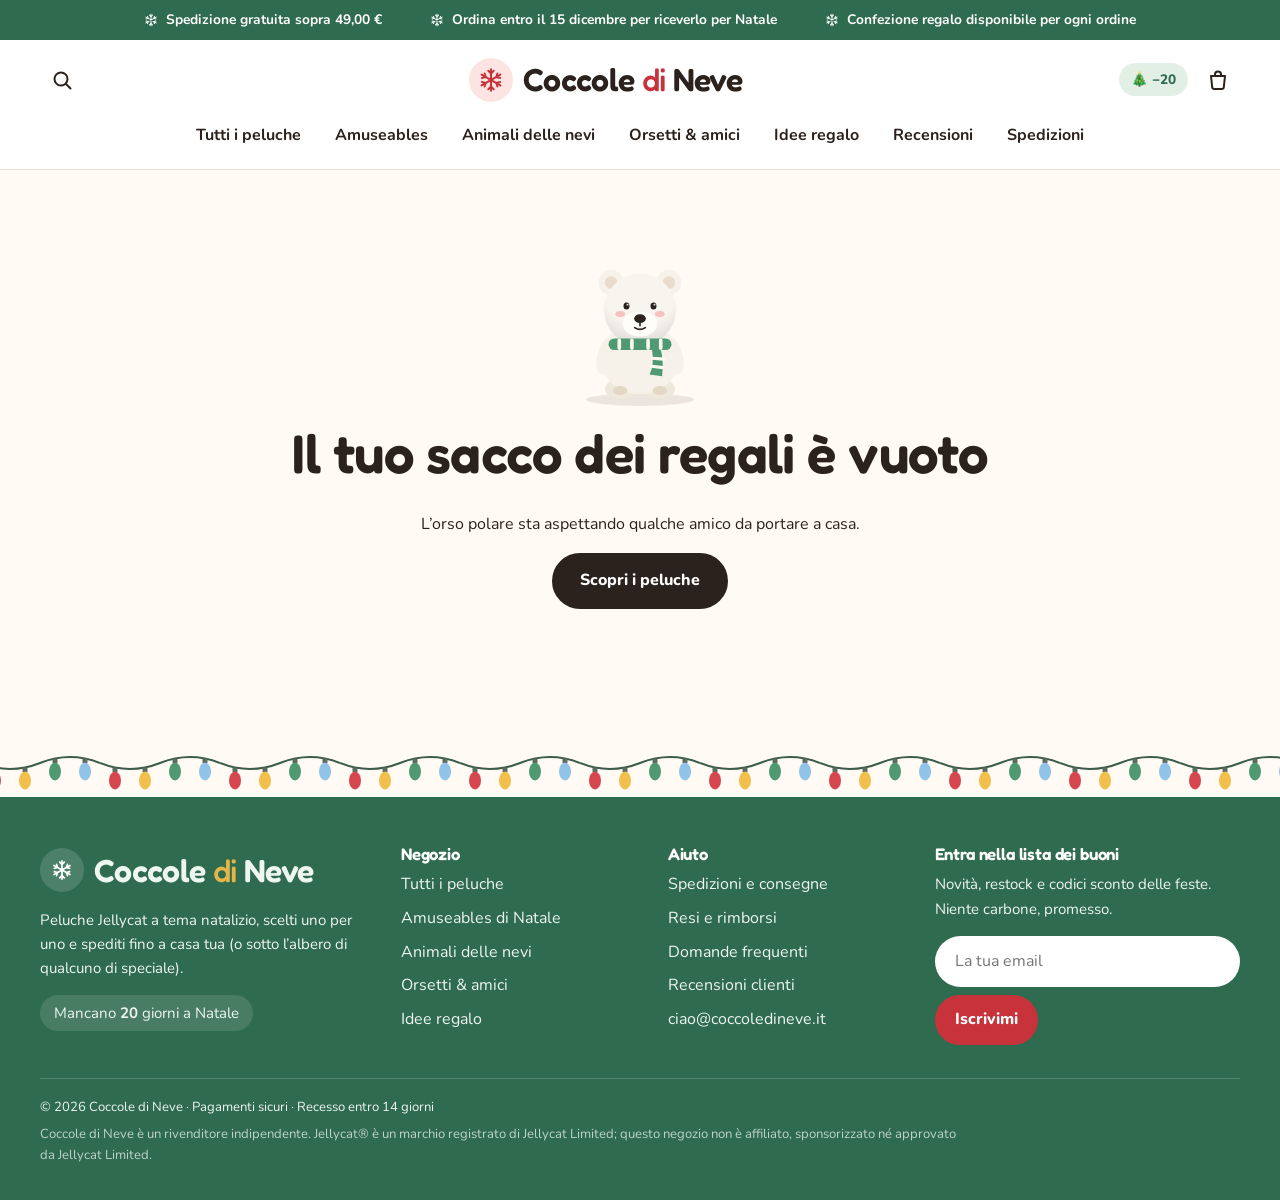
<file: carrello.html>
<!doctype html>
<html lang="it">
<head>
  <meta charset="utf-8">
  <meta name="viewport" content="width=device-width, initial-scale=1">
  <title>Carrello · Coccole di Neve</title>
  <meta name="description" content="Il tuo carrello su Coccole di Neve.">
  <meta name="theme-color" content="#2f6b4f">
  <link rel="icon" href="assets/img/favicon.svg" type="image/svg+xml">
  <link rel="preconnect" href="https://fonts.googleapis.com">
  <link rel="preconnect" href="https://fonts.gstatic.com" crossorigin>
  <link rel="stylesheet" href="https://fonts.googleapis.com/css2?family=Fredoka:wght@500;600&family=Nunito:wght@400;500;600;700;800&display=swap">
  <link rel="stylesheet" href="assets/css/style.css">
  <script src="assets/js/data.js" defer></script>
  <script src="assets/js/illustrations.js" defer></script>
  <script src="assets/js/app.js" defer></script>
</head>
<body data-page="carrello">
  <main id="main">
    <noscript><p class="container" style="padding:40px 0">Per sfogliare il negozio attiva JavaScript nel tuo browser.</p></noscript>
  </main>
</body>
</html>
</file>
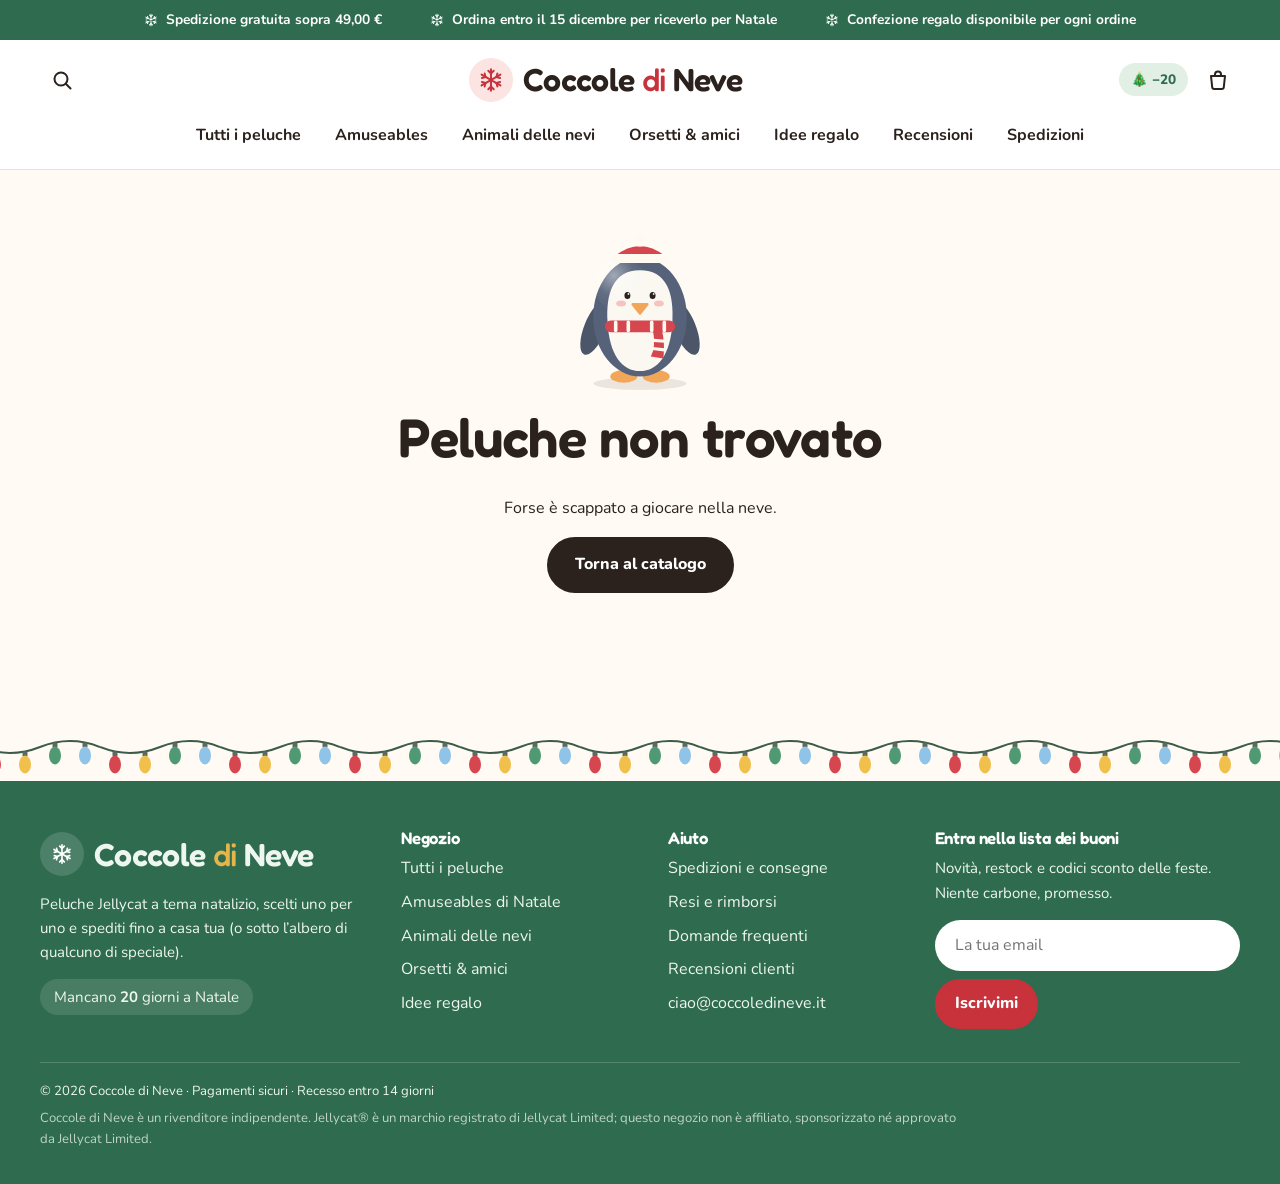
<file: prodotto.html>
<!doctype html>
<html lang="it">
<head>
  <meta charset="utf-8">
  <meta name="viewport" content="width=device-width, initial-scale=1">
  <title>Peluche · Coccole di Neve</title>
  <meta name="description" content="Scheda prodotto del peluche Jellycat natalizio.">
  <meta name="theme-color" content="#2f6b4f">
  <link rel="icon" href="assets/img/favicon.svg" type="image/svg+xml">
  <link rel="preconnect" href="https://fonts.googleapis.com">
  <link rel="preconnect" href="https://fonts.gstatic.com" crossorigin>
  <link rel="stylesheet" href="https://fonts.googleapis.com/css2?family=Fredoka:wght@500;600&family=Nunito:wght@400;500;600;700;800&display=swap">
  <link rel="stylesheet" href="assets/css/style.css">
  <script src="assets/js/data.js" defer></script>
  <script src="assets/js/illustrations.js" defer></script>
  <script src="assets/js/app.js" defer></script>
</head>
<body data-page="prodotto">
  <main id="main">
    <noscript><p class="container" style="padding:40px 0">Per sfogliare il negozio attiva JavaScript nel tuo browser.</p></noscript>
  </main>
</body>
</html>
</file>
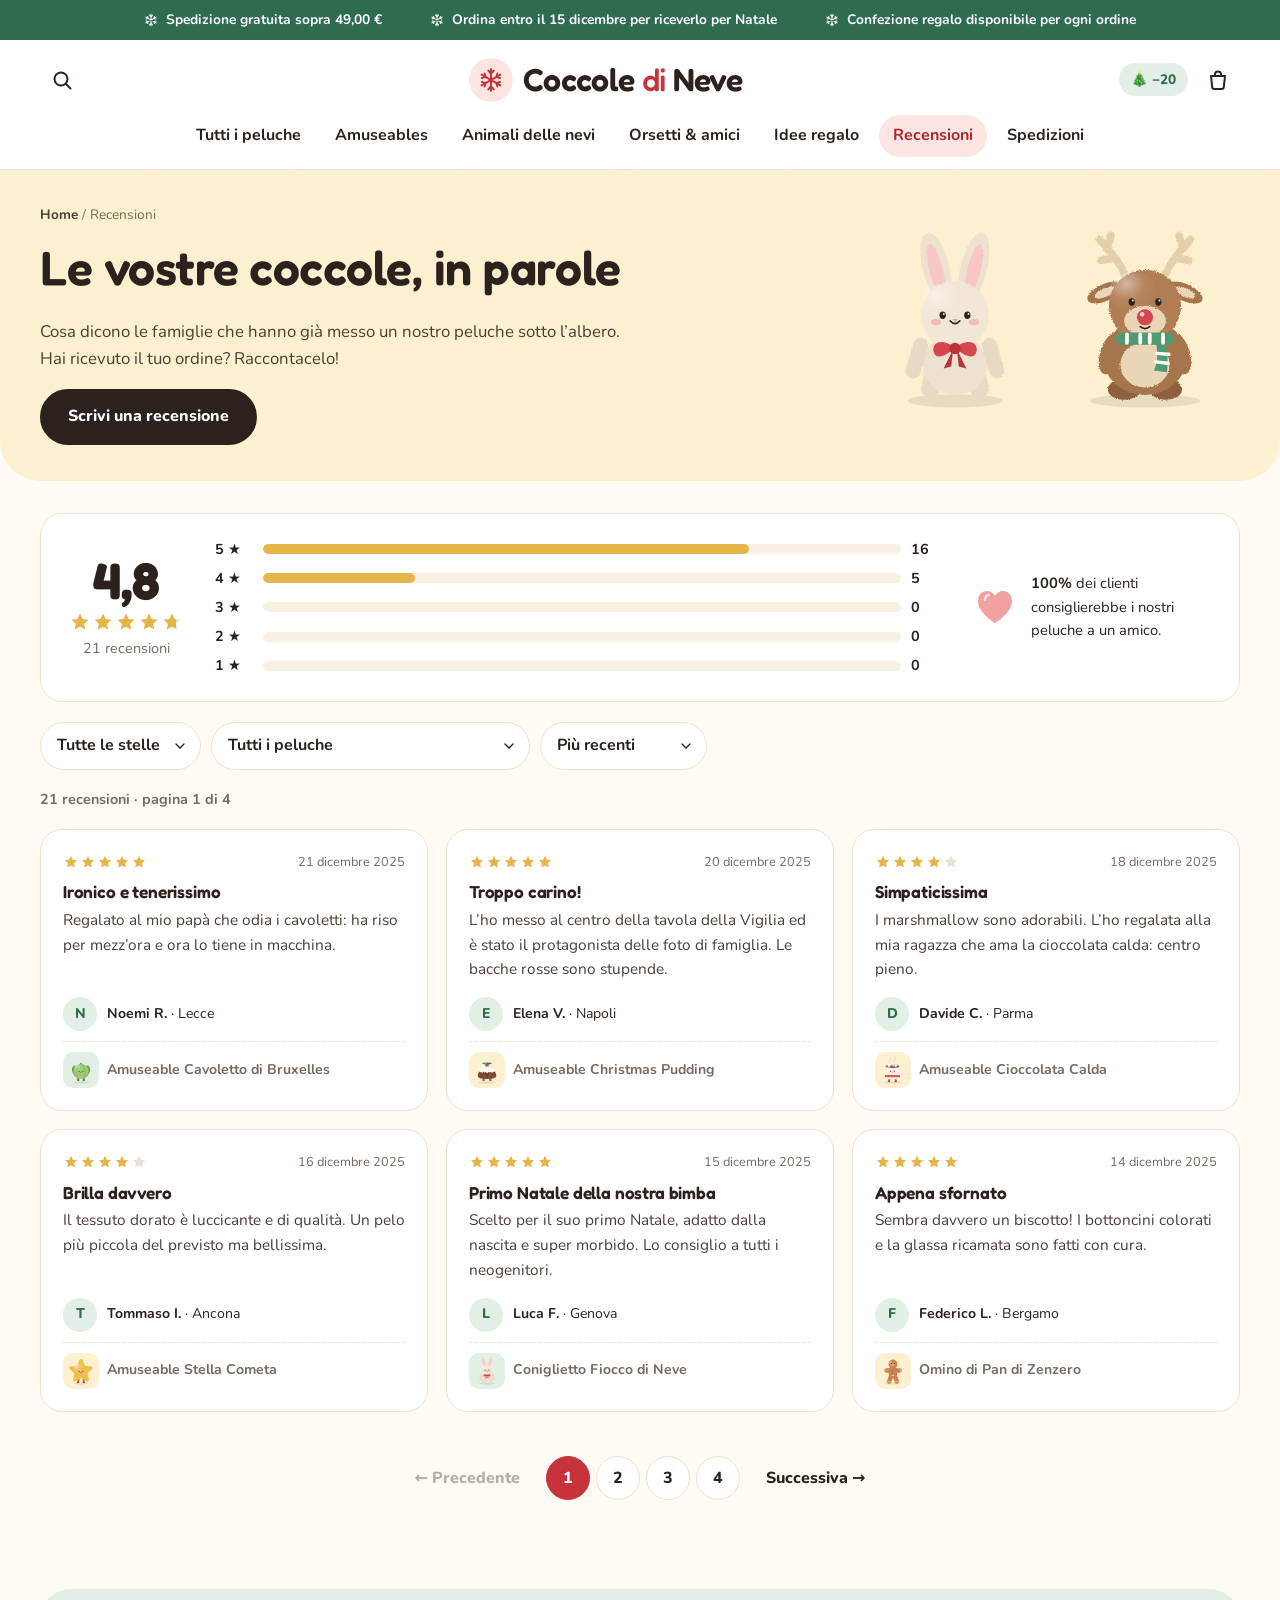
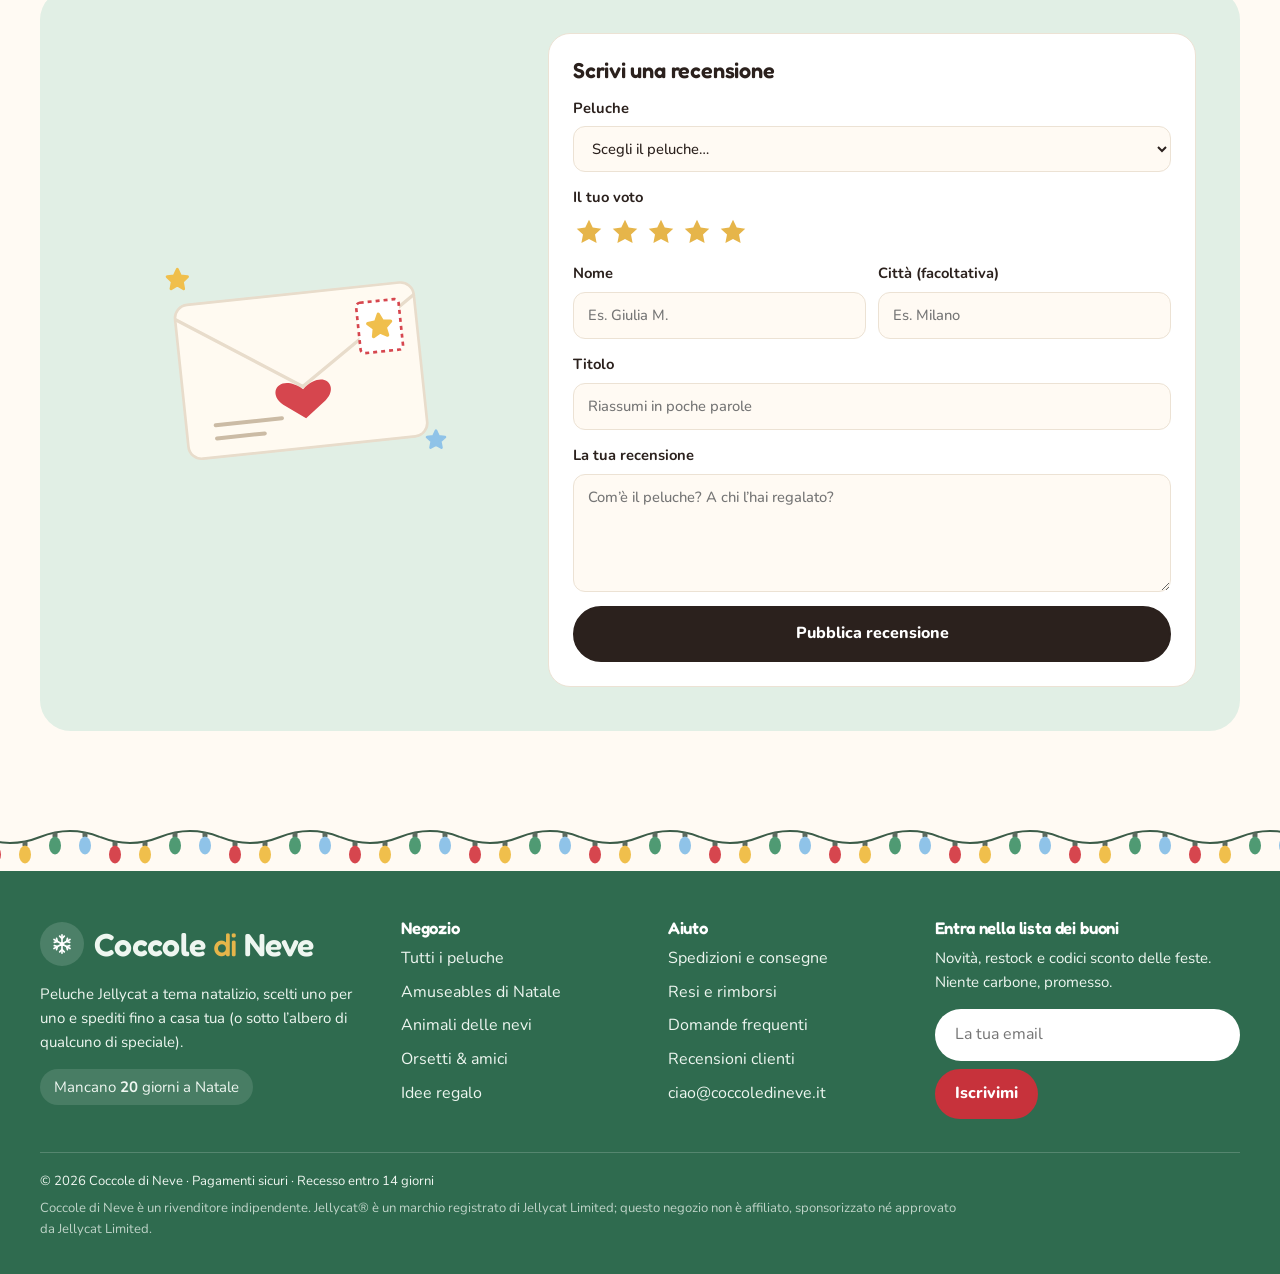
<file: recensioni.html>
<!doctype html>
<html lang="it">
<head>
  <meta charset="utf-8">
  <meta name="viewport" content="width=device-width, initial-scale=1">
  <title>Recensioni · Coccole di Neve</title>
  <meta name="description" content="Le recensioni dei clienti sui peluche Jellycat natalizi di Coccole di Neve.">
  <meta name="theme-color" content="#2f6b4f">
  <link rel="icon" href="assets/img/favicon.svg" type="image/svg+xml">
  <link rel="preconnect" href="https://fonts.googleapis.com">
  <link rel="preconnect" href="https://fonts.gstatic.com" crossorigin>
  <link rel="stylesheet" href="https://fonts.googleapis.com/css2?family=Fredoka:wght@500;600&family=Nunito:wght@400;500;600;700;800&display=swap">
  <link rel="stylesheet" href="assets/css/style.css">
  <script src="assets/js/data.js" defer></script>
  <script src="assets/js/illustrations.js" defer></script>
  <script src="assets/js/app.js" defer></script>
</head>
<body data-page="recensioni">
  <main id="main">
    <noscript><p class="container" style="padding:40px 0">Per sfogliare il negozio attiva JavaScript nel tuo browser.</p></noscript>
  </main>
</body>
</html>
</file>
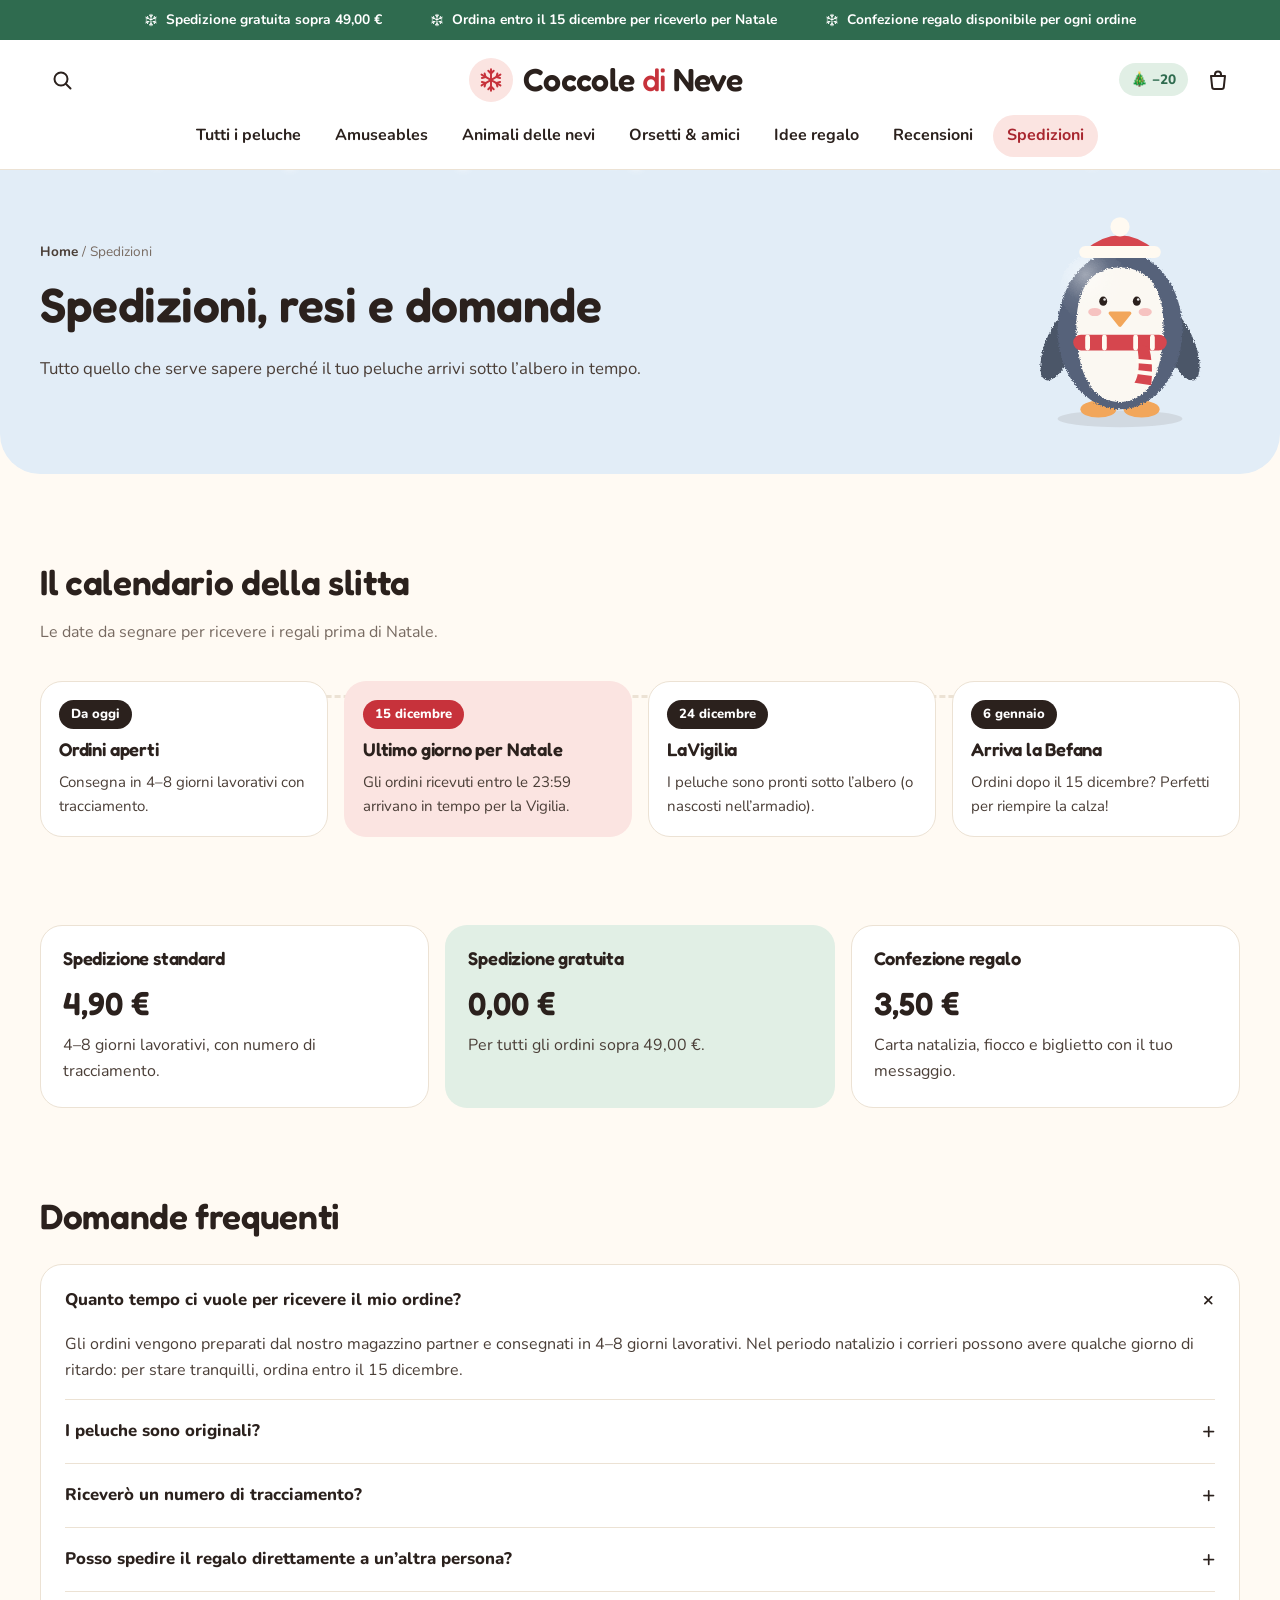
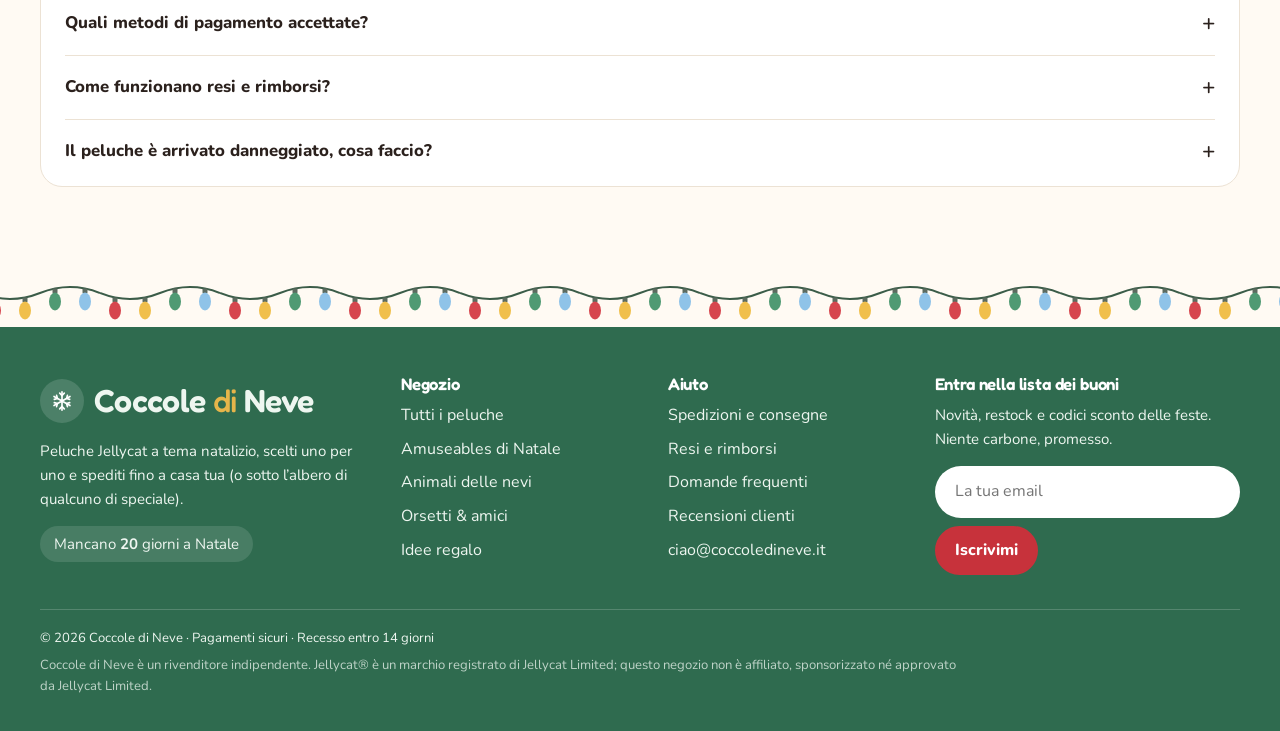
<file: spedizioni.html>
<!doctype html>
<html lang="it">
<head>
  <meta charset="utf-8">
  <meta name="viewport" content="width=device-width, initial-scale=1">
  <title>Spedizioni e FAQ · Coccole di Neve</title>
  <meta name="description" content="Tempi di consegna per Natale, costi di spedizione, resi e domande frequenti.">
  <meta name="theme-color" content="#2f6b4f">
  <link rel="icon" href="assets/img/favicon.svg" type="image/svg+xml">
  <link rel="preconnect" href="https://fonts.googleapis.com">
  <link rel="preconnect" href="https://fonts.gstatic.com" crossorigin>
  <link rel="stylesheet" href="https://fonts.googleapis.com/css2?family=Fredoka:wght@500;600&family=Nunito:wght@400;500;600;700;800&display=swap">
  <link rel="stylesheet" href="assets/css/style.css">
  <script src="assets/js/data.js" defer></script>
  <script src="assets/js/illustrations.js" defer></script>
  <script src="assets/js/app.js" defer></script>
</head>
<body data-page="spedizioni">
  <main id="main">
    <noscript><p class="container" style="padding:40px 0">Per sfogliare il negozio attiva JavaScript nel tuo browser.</p></noscript>
  </main>
</body>
</html>
</file>
<file: assets/css/style.css>
/* =========================================================
   Coccole di Neve — stile
   Estetica morbida e giocosa: fondo crema, blocchi pastello,
   titoli arrotondati, molto spazio bianco + accenti natalizi.
   ========================================================= */

:root {
  --cream: #fffaf3;
  --cream-2: #f8f0e3;
  --paper: #ffffff;
  --ink: #2b211d;
  --ink-2: #4a3e37;
  --muted: #776a61;
  --line: #ece2d4;

  --blush: #fbe4e1;
  --mint: #e1efe5;
  --sky: #e2edf7;
  --butter: #fcf0d0;
  --lilac: #ece6f5;

  --red: #c7323b;
  --red-dark: #a8262f;
  --green: #2f6b4f;
  --gold: #e6b54a;

  --radius: 22px;
  --radius-sm: 14px;
  --shadow: 0 10px 30px -14px rgba(60, 40, 25, .25);
  --font-title: 'Fredoka', 'Nunito', system-ui, sans-serif;
  --font-body: 'Nunito', system-ui, -apple-system, 'Segoe UI', sans-serif;
}

*, *::before, *::after { box-sizing: border-box; }
html { scroll-behavior: smooth; -webkit-text-size-adjust: 100%; }
body {
  margin: 0;
  background: var(--cream);
  color: var(--ink);
  font-family: var(--font-body);
  font-size: 16px;
  line-height: 1.6;
  -webkit-font-smoothing: antialiased;
  overflow-x: hidden;
}
img, svg { display: block; max-width: 100%; }
a { color: inherit; }
button, input, select, textarea { font: inherit; color: inherit; }
h1, h2, h3 { font-family: var(--font-title); font-weight: 600; line-height: 1.15; margin: 0 0 .5em; letter-spacing: -.01em; }
h1 { font-size: clamp(2rem, 4.4vw, 3.4rem); }
h2 { font-size: clamp(1.5rem, 2.8vw, 2.2rem); }
h3 { font-size: 1.15rem; }
p { margin: 0 0 1em; }
:focus-visible { outline: 3px solid var(--red); outline-offset: 3px; border-radius: 8px; }

.container { width: min(1200px, 100% - 32px); margin-inline: auto; }
.sr-only { position: absolute; width: 1px; height: 1px; padding: 0; margin: -1px; overflow: hidden; clip: rect(0 0 0 0); white-space: nowrap; border: 0; }
.skip { position: absolute; left: 16px; top: -60px; background: var(--ink); color: #fff; padding: 10px 16px; border-radius: 99px; z-index: 100; }
.skip:focus { top: 12px; }
.muted { color: var(--muted); }
.section { padding: clamp(48px, 7vw, 88px) 0 0; }
.section-tight { padding-top: 32px; }
main { padding-bottom: clamp(56px, 8vw, 96px); min-height: 50vh; }

/* ---------- bottoni ---------- */
.btn {
  display: inline-flex; align-items: center; justify-content: center; gap: 8px;
  background: var(--ink); color: #fff; border: 2px solid var(--ink);
  padding: 13px 26px; border-radius: 999px; font-weight: 800; text-decoration: none;
  cursor: pointer; transition: transform .15s ease, background .2s, border-color .2s;
}
.btn:hover { transform: translateY(-2px); background: var(--red); border-color: var(--red); }
.btn-ghost { background: transparent; color: var(--ink); }
.btn-ghost:hover { color: #fff; }
.btn-red { background: var(--red); border-color: var(--red); }
.btn-red:hover { background: var(--red-dark); border-color: var(--red-dark); }
.btn-small { padding: 10px 18px; }
.btn-wide { width: 100%; }
.link-arrow { font-weight: 800; text-decoration: none; border-bottom: 2px solid currentColor; padding-bottom: 2px; white-space: nowrap; }
.link-arrow:hover { color: var(--red); }
.link-arrow.center { display: block; width: fit-content; margin: 16px auto 0; }

/* ---------- barra annunci ---------- */
.announce { background: var(--green); color: #fff; font-size: .86rem; font-weight: 700; overflow: hidden; }
.announce-track { display: flex; justify-content: center; gap: 48px; padding: 9px 16px; }
.announce-track span { display: inline-flex; align-items: center; gap: 8px; white-space: nowrap; }
@media (max-width: 860px) {
  .announce-track { justify-content: flex-start; width: max-content; animation: scorri 26s linear infinite; }
  .announce-track span + span { padding-left: 0; }
}
@keyframes scorri { to { transform: translateX(-50%); } }

/* ---------- header ---------- */
.site-header { background: var(--paper); border-bottom: 1px solid var(--line); position: sticky; top: 0; z-index: 50; }
.header-top { display: grid; grid-template-columns: auto auto 1fr auto auto; align-items: center; gap: 8px; padding: 14px 0 6px; }
.logo { grid-column: 3; justify-self: center; display: inline-flex; align-items: center; gap: 10px; text-decoration: none; color: var(--ink); }
.logo-mark { color: var(--red); display: grid; place-items: center; width: 44px; height: 44px; border-radius: 50%; background: var(--blush); }
.logo-text { font-family: var(--font-title); font-weight: 600; font-size: clamp(1.4rem, 3vw, 2rem); letter-spacing: -.02em; }
.logo-text em { font-style: normal; color: var(--red); font-weight: 500; }
.icon-btn { width: 44px; height: 44px; display: grid; place-items: center; border-radius: 50%; background: none; border: 0; cursor: pointer; position: relative; text-decoration: none; }
.icon-btn:hover { background: var(--cream-2); }
.icon-btn svg { width: 24px; height: 24px; }
.menu-toggle { display: none; }
.countdown-mini { grid-column: 4; font-weight: 800; font-size: .85rem; background: var(--mint); color: var(--green); padding: 6px 12px; border-radius: 99px; white-space: nowrap; }
.cart-link { grid-column: 5; }
.cart-count { position: absolute; top: 2px; right: 0; background: var(--red); color: #fff; font-size: .7rem; font-weight: 800; min-width: 19px; height: 19px; border-radius: 99px; display: grid; place-items: center; padding: 0 5px; }
.cart-count[hidden] { display: none; }

.main-nav ul { list-style: none; display: flex; justify-content: center; flex-wrap: wrap; gap: 4px 6px; padding: 4px 0 12px; margin: 0 auto; }
.main-nav a { display: block; text-decoration: none; font-weight: 700; padding: 8px 14px; border-radius: 99px; transition: background .2s; }
.main-nav a:hover { background: var(--cream-2); }
.main-nav a[aria-current] { background: var(--blush); color: var(--red-dark); }

@media (max-width: 860px) {
  .header-top { grid-template-columns: auto auto 1fr auto; padding: 10px 0; }
  .menu-toggle { display: grid; }
  .countdown-mini { display: none; }
  .cart-link { grid-column: 4; }
  .logo-mark { width: 36px; height: 36px; }
  .main-nav { display: none; border-top: 1px solid var(--line); }
  .main-nav.open { display: block; }
  .main-nav ul { flex-direction: column; align-items: stretch; padding: 8px 0 16px; }
  .main-nav a { padding: 12px 16px; }
}
@media (max-width: 420px) {
  .search-link { display: none; }
  .header-top { grid-template-columns: auto 1fr auto; }
  .logo { grid-column: 2; }
  .cart-link { grid-column: 3; }
}

/* ---------- neve ---------- */
.snow { position: absolute; inset: 0; pointer-events: none; overflow: hidden; z-index: 0; }
.snow span {
  position: absolute; top: -12px; width: var(--s); height: var(--s); border-radius: 50%;
  background: #fff; opacity: .85; box-shadow: 0 0 6px rgba(255, 255, 255, .8);
  animation: cade var(--d) linear var(--del) infinite;
}
@keyframes cade {
  to { transform: translate(var(--x), 110vh); }
}
@media (prefers-reduced-motion: reduce) {
  .snow { display: none; }
  .announce-track { animation: none !important; }
  html { scroll-behavior: auto; }
}

/* ---------- hero ---------- */
.hero { position: relative; overflow: hidden; background: linear-gradient(180deg, var(--sky) 0%, var(--cream) 100%); padding: clamp(32px, 5vw, 64px) 0 clamp(40px, 6vw, 72px); }
.hero-inner { position: relative; z-index: 1; display: grid; grid-template-columns: 1fr 1.1fr; gap: clamp(24px, 4vw, 56px); align-items: center; }
.kicker { display: inline-flex; align-items: center; gap: 8px; font-weight: 800; text-transform: uppercase; letter-spacing: .08em; font-size: .8rem; color: var(--red); margin-bottom: 14px; }
.lead { font-size: 1.15rem; color: var(--ink-2); max-width: 34em; }
.squiggle { position: relative; color: var(--red); white-space: nowrap; }
.squiggle::after {
  content: ''; position: absolute; left: 0; right: 0; bottom: -.12em; height: .3em;
  background: url("data:image/svg+xml,%3Csvg xmlns='http://www.w3.org/2000/svg' viewBox='0 0 100 12' preserveAspectRatio='none'%3E%3Cpath d='M2 8 Q 12 2 22 8 T 42 8 T 62 8 T 82 8 T 98 6' stroke='%23e6b54a' stroke-width='3.5' fill='none' stroke-linecap='round'/%3E%3C/svg%3E") center/100% 100% no-repeat;
}
.hero-cta { display: flex; flex-wrap: wrap; gap: 12px; margin: 26px 0; }
.countdown { display: flex; align-items: center; gap: 16px; background: var(--paper); border-radius: var(--radius); padding: 14px 18px; box-shadow: var(--shadow); max-width: 460px; }
.countdown p { margin: 0; font-size: .95rem; }
.cd-num { text-align: center; background: var(--red); color: #fff; border-radius: 16px; padding: 8px 14px; min-width: 86px; }
.cd-num strong { display: block; font-family: var(--font-title); font-size: 2rem; line-height: 1; }
.cd-num span { font-size: .72rem; font-weight: 700; line-height: 1.1; display: block; }
.hero-art { filter: drop-shadow(0 22px 30px rgba(60, 80, 110, .18)); }
.hero-scene { width: 100%; height: auto; }

@media (max-width: 860px) {
  .hero-inner { grid-template-columns: 1fr; }
  .hero-art { order: -1; }
}

/* ---------- USP ---------- */
.usp { display: grid; grid-template-columns: repeat(4, 1fr); gap: 16px; padding-top: 32px; }
.usp > div { display: flex; align-items: center; gap: 12px; background: var(--paper); border: 1px solid var(--line); border-radius: var(--radius-sm); padding: 14px 16px; }
.usp svg { width: 44px; height: 44px; flex: none; }
.usp p { margin: 0; font-size: .92rem; line-height: 1.35; }
@media (max-width: 860px) { .usp { grid-template-columns: repeat(2, 1fr); } }
@media (max-width: 480px) { .usp { grid-template-columns: 1fr; } }

/* ---------- intestazioni sezione ---------- */
.section-head { margin-bottom: 28px; max-width: 640px; }
.section-head p { color: var(--muted); margin: 0; }
.section-head.row { display: flex; justify-content: space-between; align-items: flex-end; gap: 16px; max-width: none; flex-wrap: wrap; }

/* ---------- categorie ---------- */
.cats { display: grid; grid-template-columns: repeat(4, 1fr); gap: 18px; }
.cat {
  background: var(--bg); border-radius: var(--radius); padding: 18px 18px 22px; text-decoration: none;
  display: flex; flex-direction: column; transition: transform .25s ease;
}
.cat:hover { transform: translateY(-6px) rotate(-.6deg); }
.cat-art { aspect-ratio: 1; display: block; transition: transform .35s ease; }
.cat:hover .cat-art { transform: scale(1.05) rotate(2deg); }
.cat-art svg { width: 100%; height: 100%; }
.cat-name { font-family: var(--font-title); font-weight: 600; font-size: 1.2rem; margin-top: 6px; }
.cat-count { font-weight: 700; font-size: .9rem; color: var(--ink-2); }
@media (max-width: 860px) { .cats { grid-template-columns: repeat(2, 1fr); } }

/* ---------- griglia prodotti ---------- */
.grid { display: grid; grid-template-columns: repeat(4, 1fr); gap: 28px 20px; }
@media (max-width: 1000px) { .grid { grid-template-columns: repeat(3, 1fr); } }
@media (max-width: 720px) { .grid { grid-template-columns: repeat(2, 1fr); gap: 22px 14px; } }

.card { display: flex; flex-direction: column; }
.card-media {
  position: relative; display: block; background: var(--bg); border-radius: var(--radius);
  aspect-ratio: 1; overflow: hidden; padding: 10%;
}
.card-media .media { width: 100%; height: 100%; transition: transform .35s cubic-bezier(.3, 1.5, .5, 1); }
.card:hover .card-media .media { transform: scale(1.06) rotate(-2deg); }
.media svg, .media img { width: 100%; height: 100%; }
.card-media:has(.ha-foto), .ci-media:has(.ha-foto) { padding: 0; }
.media img.foto, .gallery img.foto { object-fit: cover; }
.badge {
  position: absolute; top: 12px; left: 12px; z-index: 1; background: var(--paper); color: var(--ink);
  font-size: .74rem; font-weight: 800; padding: 5px 11px; border-radius: 99px; letter-spacing: .02em;
}
.card-body { padding: 12px 4px 0; display: flex; flex-direction: column; gap: 3px; flex: 1; }
.card-title { font-size: 1.02rem; margin: 0; }
.card-title a { text-decoration: none; }
.card-title a:hover { color: var(--red); }
.card-size { font-size: .85rem; color: var(--muted); margin: 0; }
.card-rating { display: inline-flex; align-items: center; gap: 6px; font-size: .82rem; text-decoration: none; color: var(--muted); }
.card-foot { display: flex; align-items: center; justify-content: space-between; margin-top: auto; padding-top: 6px; }
.price { font-weight: 800; font-size: 1.05rem; }
.price s, .product-price s { color: var(--muted); font-weight: 600; font-size: .85em; margin-right: 4px; }
.btn-add {
  width: 40px; height: 40px; border-radius: 50%; border: 2px solid var(--ink); background: var(--paper);
  display: grid; place-items: center; cursor: pointer; transition: background .2s, color .2s, transform .2s;
}
.btn-add svg { width: 18px; height: 18px; }
.btn-add:hover { background: var(--ink); color: #fff; }
.btn-add.added { background: var(--green); border-color: var(--green); color: #fff; transform: rotate(90deg); }

/* ---------- stelle ---------- */
.stars { display: inline-flex; gap: 1px; vertical-align: middle; }
.stars svg { width: var(--size); height: var(--size); }
.rating-line { display: flex; align-items: center; gap: 8px; flex-wrap: wrap; margin: 6px 0 0; text-decoration: none; color: var(--ink-2); }

/* ---------- banner letterina ---------- */
.banner-letter {
  display: grid; grid-template-columns: .9fr 1.1fr; gap: 32px; align-items: center;
  background: var(--blush); border-radius: calc(var(--radius) * 1.4); padding: clamp(24px, 4vw, 48px);
  position: relative; overflow: hidden;
}
.banner-letter::before {
  content: ''; position: absolute; inset: 0; opacity: .5; pointer-events: none;
  background-image: radial-gradient(#fff 1.6px, transparent 1.8px); background-size: 26px 26px;
}
.bl-art, .bl-text { position: relative; }
.bl-art svg { width: min(360px, 100%); margin-inline: auto; }
@media (max-width: 760px) { .banner-letter { grid-template-columns: 1fr; text-align: center; } }

/* ---------- recensioni ---------- */
.reviews-band { background: var(--cream-2); margin-top: clamp(48px, 7vw, 88px); padding-bottom: clamp(48px, 7vw, 88px); }
.reviews-grid { display: grid; grid-template-columns: repeat(3, 1fr); gap: 18px; }
.reviews-grid.one { grid-template-columns: 1fr; }
@media (max-width: 900px) { .reviews-grid { grid-template-columns: 1fr 1fr; } }
@media (max-width: 600px) { .reviews-grid { grid-template-columns: 1fr; } }
.review { background: var(--paper); border-radius: var(--radius); padding: 22px; display: flex; flex-direction: column; border: 1px solid var(--line); }
.review-head { display: flex; justify-content: space-between; align-items: center; gap: 8px; margin-bottom: 10px; }
.review-head time { font-size: .8rem; color: var(--muted); }
.review h3 { font-size: 1.08rem; margin-bottom: 6px; }
.review p { color: var(--ink-2); font-size: .96rem; }
.review-foot { margin-top: auto; display: flex; align-items: center; flex-wrap: wrap; gap: 10px; font-size: .88rem; }
.avatar { width: 34px; height: 34px; border-radius: 50%; background: var(--mint); color: var(--green); display: grid; place-items: center; font-weight: 800; flex: none; }
.review-prod { display: flex; align-items: center; gap: 8px; width: 100%; padding-top: 10px; border-top: 1px dashed var(--line); text-decoration: none; color: var(--muted); font-weight: 700; }
.review-prod:hover { color: var(--red); }
.mini { width: 36px; height: 36px; border-radius: 10px; background: var(--bg); padding: 3px; flex: none; }
.pill { display: inline-block; background: var(--mint); color: var(--green); font-size: .72rem; font-weight: 800; padding: 2px 8px; border-radius: 99px; margin-left: 4px; }

.reviews-summary {
  display: grid; grid-template-columns: auto 1fr auto; gap: 32px; align-items: center;
  background: var(--paper); border: 1px solid var(--line); border-radius: var(--radius); padding: 24px 28px; margin-bottom: 20px;
}
.rs-score { text-align: center; display: flex; flex-direction: column; align-items: center; gap: 4px; }
.rs-score strong { font-family: var(--font-title); font-size: 3.2rem; line-height: 1; }
.rs-score span:last-child { color: var(--muted); font-size: .9rem; }
.rs-bars { display: grid; gap: 6px; }
.rs-bar { display: grid; grid-template-columns: 38px 1fr 28px; gap: 10px; align-items: center; text-decoration: none; font-weight: 700; font-size: .9rem; }
.rs-bar:hover .bar span { background: var(--red); }
.bar { height: 10px; border-radius: 99px; background: var(--cream-2); overflow: hidden; display: block; }
.bar span { display: block; height: 100%; background: var(--gold); border-radius: 99px; transition: width .4s; }
.rs-note { display: flex; align-items: center; gap: 12px; max-width: 240px; }
.rs-note svg { width: 48px; flex: none; }
.rs-note p { margin: 0; font-size: .92rem; }
@media (max-width: 820px) { .reviews-summary { grid-template-columns: 1fr; } .rs-note { max-width: none; } }

.reviews-layout { display: grid; grid-template-columns: 1.3fr 1fr; gap: 24px; align-items: start; }
@media (max-width: 860px) { .reviews-layout { grid-template-columns: 1fr; } }

.review-form { background: var(--paper); border-radius: var(--radius); padding: 24px; border: 1px solid var(--line); display: grid; gap: 14px; }
.review-form h3 { font-size: 1.35rem; margin: 0; }
.review-form label { display: grid; gap: 6px; font-weight: 700; font-size: .92rem; }
.review-form input:not([type=radio]), .review-form select, .review-form textarea {
  width: 100%; border: 1.5px solid var(--line); background: var(--cream); border-radius: 12px; padding: 11px 14px; font-weight: 500;
}
.review-form input:focus, .review-form select:focus, .review-form textarea:focus { outline: none; border-color: var(--ink); background: #fff; }
.form-row { display: grid; grid-template-columns: 1fr 1fr; gap: 12px; }
@media (max-width: 480px) { .form-row { grid-template-columns: 1fr; } }
.form-error { color: var(--red-dark); font-weight: 700; margin: 0; }
.star-input { border: 0; padding: 0; margin: 0; }
.star-row { display: flex; flex-direction: row-reverse; justify-content: flex-end; gap: 4px; }
.star-input legend { font-weight: 700; font-size: .92rem; margin-bottom: 6px; padding: 0; }
.star-input input { position: absolute; opacity: 0; width: 1px; height: 1px; }
.star-input label { cursor: pointer; display: block; }
.star-input label svg { width: 32px; height: 32px; fill: #e8e0d4; transition: fill .15s, transform .15s; }
.star-input input:checked ~ label svg, .star-input label:hover svg, .star-input label:hover ~ label svg { fill: var(--gold); }
.star-input label:hover svg { transform: scale(1.12); }
.star-input input:focus-visible + label svg { outline: 3px solid var(--red); border-radius: 6px; }

.write-band { display: grid; grid-template-columns: .8fr 1.2fr; gap: 32px; align-items: center; background: var(--mint); border-radius: calc(var(--radius) * 1.4); padding: clamp(20px, 4vw, 44px); }
.wb-art svg { width: min(320px, 100%); margin-inline: auto; }
@media (max-width: 760px) { .write-band { grid-template-columns: 1fr; } .wb-art { display: none; } }

/* ---------- newsletter ---------- */
.newsletter-band {
  display: grid; grid-template-columns: 1.4fr .6fr; gap: 24px; align-items: center;
  background: var(--sky); border-radius: calc(var(--radius) * 1.4); padding: clamp(24px, 4vw, 48px);
}
.nb-art svg { width: min(220px, 100%); margin-inline: auto; animation: dondola 4s ease-in-out infinite; transform-origin: 50% 90%; }
@keyframes dondola { 50% { transform: rotate(-5deg); } }
@media (prefers-reduced-motion: reduce) { .nb-art svg { animation: none; } }
.newsletter { display: flex; gap: 8px; flex-wrap: wrap; max-width: 460px; }
.newsletter input { flex: 1 1 200px; min-width: 0; border: 2px solid var(--ink); border-radius: 99px; padding: 11px 18px; background: #fff; }
.nl-ok { display: flex; align-items: center; gap: 8px; font-weight: 800; color: var(--green); margin: 0; }
@media (max-width: 640px) { .newsletter-band { grid-template-columns: 1fr; } .nb-art { order: -1; } .nb-art svg { width: 140px; } }

/* ---------- hero delle pagine interne ---------- */
.page-hero { position: relative; overflow: hidden; background: var(--bg); padding: 28px 0 36px; border-radius: 0 0 40px 40px; }
.page-hero-inner { position: relative; z-index: 1; display: grid; grid-template-columns: 1fr auto; gap: 24px; align-items: center; }
.page-hero h1 { font-size: clamp(1.9rem, 4vw, 3rem); }
.page-hero p { color: var(--ink-2); max-width: 36em; font-size: 1.05rem; }
.page-hero-art { width: clamp(140px, 22vw, 240px); }
.page-hero-art svg { width: 100%; height: auto; animation: dondola 5s ease-in-out infinite; transform-origin: 50% 90%; }
.page-hero-art.duo { display: flex; width: clamp(200px, 32vw, 380px); }
.page-hero-art.duo svg { width: 50%; }
.page-hero-art.duo svg:last-child { animation-delay: -2.5s; }
@media (prefers-reduced-motion: reduce) { .page-hero-art svg { animation: none; } }
@media (max-width: 640px) {
  .page-hero-inner { grid-template-columns: 1fr; }
  .page-hero-art { order: -1; width: 130px; }
  .page-hero-art.duo { width: 220px; }
}
.crumbs { font-size: .85rem; color: var(--muted); margin: 6px 0 14px; }
.crumbs a { text-decoration: none; font-weight: 700; color: var(--ink-2); }
.crumbs a:hover { color: var(--red); }

/* ---------- toolbar catalogo ---------- */
.toolbar { display: flex; justify-content: space-between; align-items: center; gap: 16px; flex-wrap: wrap; margin-bottom: 18px; }
.chips { display: flex; gap: 8px; flex-wrap: wrap; }
.chip { text-decoration: none; font-weight: 700; font-size: .92rem; padding: 8px 16px; border-radius: 99px; border: 1.5px solid var(--line); background: var(--paper); transition: all .2s; }
.chip:hover { border-color: var(--ink); }
.chip[aria-current] { background: var(--ink); color: #fff; border-color: var(--ink); }
.page-hero .chips { margin-top: 8px; }
.filters { display: flex; gap: 10px; flex-wrap: wrap; }
.filters-reviews { margin-bottom: 18px; }
.search { display: flex; align-items: center; gap: 8px; background: var(--paper); border: 1.5px solid var(--line); border-radius: 99px; padding: 0 14px; }
.search:focus-within { border-color: var(--ink); }
.search svg { width: 18px; height: 18px; color: var(--muted); flex: none; }
.search input { border: 0; background: none; padding: 10px 0; outline: none; width: 190px; }
.select select {
  appearance: none; border: 1.5px solid var(--line); background: var(--paper) url("data:image/svg+xml,%3Csvg xmlns='http://www.w3.org/2000/svg' viewBox='0 0 24 24'%3E%3Cpath d='M6 9l6 6 6-6' stroke='%232b211d' stroke-width='2' fill='none' stroke-linecap='round'/%3E%3C/svg%3E") no-repeat right 12px center/16px;
  border-radius: 99px; padding: 10px 40px 10px 16px; font-weight: 700; cursor: pointer; max-width: 100%;
}
.select select:focus { border-color: var(--ink); outline: none; }
@media (max-width: 560px) { .filters, .search { width: 100%; } .search input { width: 100%; } .select { flex: 1; } .select select { width: 100%; } }
.count { color: var(--muted); font-weight: 700; font-size: .9rem; margin-bottom: 18px; }

/* ---------- paginazione ---------- */
.pagination { display: flex; justify-content: center; align-items: center; gap: 10px; flex-wrap: wrap; margin-top: 44px; }
.pg-nums { display: flex; gap: 6px; }
.pg-num, .pg-prev, .pg-next { text-decoration: none; font-weight: 800; border-radius: 99px; display: grid; place-items: center; }
.pg-num { width: 44px; height: 44px; border: 1.5px solid var(--line); background: var(--paper); }
.pg-num:hover { border-color: var(--ink); }
.pg-num.current { background: var(--red); border-color: var(--red); color: #fff; }
.pg-prev, .pg-next { padding: 10px 16px; }
.pg-prev:hover, .pg-next:hover { background: var(--cream-2); }
.disabled { opacity: .35; }

/* ---------- vuoto ---------- */
.empty { text-align: center; padding: 48px 0; display: flex; flex-direction: column; align-items: center; }
.empty-art { width: 180px; margin-bottom: 8px; }
.cart-empty { padding-top: 64px; }

/* ---------- pagina prodotto ---------- */
.product { display: grid; grid-template-columns: 1.05fr 1fr; gap: clamp(24px, 4vw, 56px); align-items: start; }
@media (max-width: 860px) { .product { grid-template-columns: 1fr; } }
.gallery { position: sticky; top: 140px; }
@media (max-width: 860px) { .gallery { position: static; } }
.gallery-main { position: relative; background: var(--bg); border-radius: calc(var(--radius) * 1.3); aspect-ratio: 1; overflow: hidden; }
.gallery-view { position: absolute; inset: 0; padding: 9%; }
.gallery-view[data-view="0"] { padding: 0; }
.gallery-view svg, .gallery-view img { width: 100%; height: 100%; }
.thumbs { display: flex; gap: 10px; margin-top: 12px; }
.thumbs button { width: 84px; height: 84px; border-radius: 16px; background: var(--bg); border: 2px solid transparent; padding: 8px; cursor: pointer; overflow: hidden; }
.thumbs button[data-thumb="0"] { padding: 0; }
.thumbs button[hidden] { display: none; }
.thumbs button img { width: 100%; height: 100%; object-fit: cover; }
.thumbs button[aria-selected="true"] { border-color: var(--ink); }
.product-info h1 { font-size: clamp(1.8rem, 3.4vw, 2.6rem); margin-bottom: 4px; }
.product-price { font-family: var(--font-title); font-size: 1.9rem; font-weight: 600; margin: 14px 0 6px; }
.size-chip { display: inline-block; background: var(--cream-2); padding: 6px 14px; border-radius: 99px; font-size: .9rem; }
.product-desc { font-size: 1.05rem; color: var(--ink-2); }
.buy { display: flex; gap: 12px; margin: 20px 0 14px; }
.qty { display: inline-flex; align-items: center; border: 2px solid var(--ink); border-radius: 99px; overflow: hidden; flex: none; background: var(--paper); }
.qty button { width: 42px; height: 48px; border: 0; background: none; font-size: 1.3rem; font-weight: 700; cursor: pointer; }
.qty button:hover { background: var(--cream-2); }
.qty input { width: 40px; text-align: center; border: 0; font-weight: 800; background: none; -moz-appearance: textfield; appearance: textfield; }
.qty input::-webkit-outer-spin-button, .qty input::-webkit-inner-spin-button { -webkit-appearance: none; margin: 0; }
.qty.small { border-width: 1.5px; }
.qty.small button { width: 34px; height: 38px; font-size: 1.1rem; }
.qty.small span { min-width: 24px; text-align: center; font-weight: 800; }
.gift-opt { display: flex; align-items: center; gap: 12px; background: var(--paper); border: 1.5px dashed var(--line); border-radius: var(--radius-sm); padding: 12px 14px; cursor: pointer; }
.gift-opt input { width: 20px; height: 20px; accent-color: var(--red); flex: none; }
.gift-opt > span { display: flex; align-items: center; gap: 10px; font-size: .94rem; }
.gift-opt svg { width: 36px; height: 36px; flex: none; }
.delivery { display: flex; gap: 14px; align-items: flex-start; background: var(--mint); border-radius: var(--radius-sm); padding: 14px 16px; margin: 14px 0 18px; }
.delivery svg { width: 44px; flex: none; }
.delivery p { margin: 0; font-size: .94rem; }
.delivery .ok { color: var(--green); font-weight: 700; }
.delivery .warn { color: var(--red-dark); font-weight: 700; }

.accordion details { border-top: 1px solid var(--line); }
.accordion details:last-child { border-bottom: 1px solid var(--line); }
.accordion summary { cursor: pointer; list-style: none; font-weight: 800; padding: 16px 0; display: flex; justify-content: space-between; align-items: center; gap: 12px; }
.accordion summary::-webkit-details-marker { display: none; }
.accordion summary::after { content: '+'; font-size: 1.4rem; font-weight: 600; transition: transform .2s; line-height: 1; }
.accordion details[open] summary::after { transform: rotate(45deg); }
.accordion details > *:not(summary) { margin: 0 0 16px; color: var(--ink-2); }
.accordion ul { padding-left: 20px; }
.accordion.big { background: var(--paper); border-radius: var(--radius); padding: 4px 24px; border: 1px solid var(--line); }
.accordion.big details:first-child { border-top: 0; }
.accordion.big details:last-child { border-bottom: 0; }
.accordion.big summary { font-size: 1.05rem; padding: 18px 0; }

/* ---------- guida regali ---------- */
.gift-section { scroll-margin-top: 150px; }
.gift-head { display: grid; grid-template-columns: 160px 1fr; gap: 24px; align-items: center; background: var(--bg); border-radius: var(--radius); padding: 18px 28px; margin-bottom: 26px; }
.gift-head.rev { grid-template-columns: 1fr 160px; }
.gift-head.rev .gift-art { order: 2; }
.gift-head h2 { margin-bottom: 4px; }
.gift-head p { margin: 0; color: var(--ink-2); }
.gift-head .kicker { margin-bottom: 6px; }
@media (max-width: 560px) { .gift-head, .gift-head.rev { grid-template-columns: 90px 1fr; padding: 14px 16px; } .gift-head.rev .gift-art { order: 0; } }

/* ---------- spedizioni ---------- */
.timeline { list-style: none; padding: 0; margin: 0; display: grid; grid-template-columns: repeat(4, 1fr); gap: 16px; position: relative; }
.timeline::before { content: ''; position: absolute; top: 22px; left: 8%; right: 8%; border-top: 3px dashed var(--line); }
.timeline li { position: relative; background: var(--paper); border: 1px solid var(--line); border-radius: var(--radius); padding: 18px; margin-top: 8px; }
.timeline li.hl { background: var(--blush); border-color: transparent; }
.tl-date { display: inline-block; background: var(--ink); color: #fff; font-weight: 800; font-size: .82rem; padding: 4px 12px; border-radius: 99px; margin-bottom: 10px; }
.timeline li.hl .tl-date { background: var(--red); }
.timeline p { margin: 0; color: var(--ink-2); font-size: .94rem; }
@media (max-width: 860px) { .timeline { grid-template-columns: 1fr 1fr; } .timeline::before { display: none; } }
@media (max-width: 480px) { .timeline { grid-template-columns: 1fr; } }
.ship-table { display: grid; grid-template-columns: repeat(3, 1fr); gap: 16px; }
.ship-table > div { background: var(--paper); border: 1px solid var(--line); border-radius: var(--radius); padding: 22px; }
.ship-table .hl { background: var(--mint); border-color: transparent; }
.ship-table .big { font-family: var(--font-title); font-size: 2rem; font-weight: 600; margin: 0 0 4px; }
.ship-table p:last-child { margin: 0; color: var(--ink-2); }
@media (max-width: 760px) { .ship-table { grid-template-columns: 1fr; } }
.faq { scroll-margin-top: 150px; }
#resi { scroll-margin-top: 150px; }

/* ---------- carrello ---------- */
.cart-title { margin-bottom: 24px; }
.cart { display: grid; grid-template-columns: 1fr 360px; gap: 28px; align-items: start; }
@media (max-width: 900px) { .cart { grid-template-columns: 1fr; } }
.free-ship { display: flex; gap: 14px; align-items: center; background: var(--mint); border-radius: var(--radius-sm); padding: 14px 18px; margin-bottom: 16px; }
.free-ship svg { width: 46px; flex: none; }
.free-ship > div { flex: 1; }
.free-ship p { margin: 0 0 8px; }
.free-ship .bar { background: #fff; }
.free-ship .bar span { background: var(--green); }
.cart-list { list-style: none; padding: 0; margin: 0; display: grid; gap: 12px; }
.cart-item { display: grid; grid-template-columns: 88px 1fr auto auto auto; gap: 16px; align-items: center; background: var(--paper); border: 1px solid var(--line); border-radius: var(--radius); padding: 12px; }
.ci-media { width: 88px; height: 88px; border-radius: 16px; background: var(--bg); padding: 8px; overflow: hidden; }
.ci-media img { object-fit: cover; }
.ci-info { display: flex; flex-direction: column; font-size: .94rem; }
.ci-info a { text-decoration: none; }
.ci-info a:hover { color: var(--red); }
.ci-tot { min-width: 72px; text-align: right; }
.ci-remove { width: 36px; height: 36px; border-radius: 50%; border: 0; background: none; cursor: pointer; display: grid; place-items: center; color: var(--muted); }
.ci-remove:hover { background: var(--blush); color: var(--red); }
.ci-remove svg { width: 18px; height: 18px; }
@media (max-width: 600px) {
  .cart-item { grid-template-columns: 72px 1fr auto; grid-template-areas: 'img info rm' 'img qty tot'; row-gap: 8px; }
  .ci-media { grid-area: img; width: 72px; height: 72px; }
  .ci-info { grid-area: info; }
  .cart-item .qty { grid-area: qty; justify-self: start; }
  .ci-tot { grid-area: tot; }
  .ci-remove { grid-area: rm; }
}
.gift-box { margin-top: 16px; display: grid; gap: 12px; }
.gift-msg { display: grid; gap: 6px; font-weight: 700; font-size: .92rem; }
.gift-msg[hidden] { display: none; }
.gift-msg textarea { border: 1.5px solid var(--line); border-radius: 12px; padding: 11px 14px; background: var(--paper); font-weight: 500; resize: vertical; }
.summary { background: var(--paper); border: 1px solid var(--line); border-radius: var(--radius); padding: 24px; position: sticky; top: 140px; }
@media (max-width: 900px) { .summary { position: static; } }
.summary dl { margin: 0 0 12px; }
.summary dl > div { display: flex; justify-content: space-between; padding: 8px 0; }
.summary dt { color: var(--ink-2); }
.summary dd { margin: 0; font-weight: 700; }
.summary .tot { border-top: 2px solid var(--ink); margin-top: 6px; padding-top: 14px; font-size: 1.2rem; }
.summary .tot dt { color: var(--ink); font-weight: 800; }
.small-print { font-size: .82rem; }

/* ---------- toast ---------- */
.toast {
  position: fixed; left: 50%; bottom: 24px; z-index: 200; transform: translate(-50%, 140%);
  display: flex; align-items: center; gap: 12px; background: var(--ink); color: #fff;
  padding: 12px 18px 12px 12px; border-radius: 20px; box-shadow: 0 16px 40px -10px rgba(0, 0, 0, .4);
  width: max-content; max-width: calc(100% - 32px); transition: transform .35s cubic-bezier(.3, 1.4, .5, 1); font-size: .94rem;
}
.toast.show { transform: translate(-50%, 0); }
.toast a { color: var(--gold); font-weight: 800; }
.toast code { background: rgba(255, 255, 255, .12); padding: 1px 6px; border-radius: 6px; font-size: .85em; }
.toast-ico { width: 52px; height: 52px; background: var(--cream); border-radius: 14px; padding: 4px; flex: none; }
.toast-ico svg { width: 100%; height: 100%; }

/* ---------- footer ---------- */
.site-footer { background: var(--green); color: #eef6f0; margin-top: 0; position: relative; }
.garland { height: 44px; background-repeat: repeat-x; background-position: center top; background-color: var(--cream); }
.footer-grid { display: grid; grid-template-columns: 1.4fr 1fr 1fr 1.3fr; gap: 32px; padding: 48px 0 32px; }
.site-footer h3 { color: #fff; font-size: 1.05rem; }
.site-footer ul { list-style: none; padding: 0; margin: 0; display: grid; gap: 8px; }
.site-footer a { text-decoration: none; color: #eef6f0; }
.site-footer a:hover { color: #fff; text-decoration: underline; }
.site-footer p { font-size: .94rem; }
.logo-footer { color: #fff; margin-bottom: 12px; }
.logo-footer .logo-mark { background: rgba(255, 255, 255, .14); color: #fff; }
.logo-footer .logo-text em { color: var(--gold); }
.footer-countdown { display: inline-block; background: rgba(255, 255, 255, .12); padding: 6px 14px; border-radius: 99px; }
.site-footer .newsletter input { border-color: transparent; color: var(--ink); }
.site-footer .btn { background: var(--red); border-color: var(--red); }
.site-footer .nl-ok { color: #fff; }
.footer-bottom { border-top: 1px solid rgba(255, 255, 255, .18); padding: 18px 0 28px; font-size: .82rem; }
.footer-bottom p { margin: 0 0 6px; font-size: .82rem; }
.disclaimer { opacity: .75; max-width: 70em; }
@media (max-width: 900px) { .footer-grid { grid-template-columns: 1fr 1fr; } }
@media (max-width: 520px) { .footer-grid { grid-template-columns: 1fr; } }
</file>
